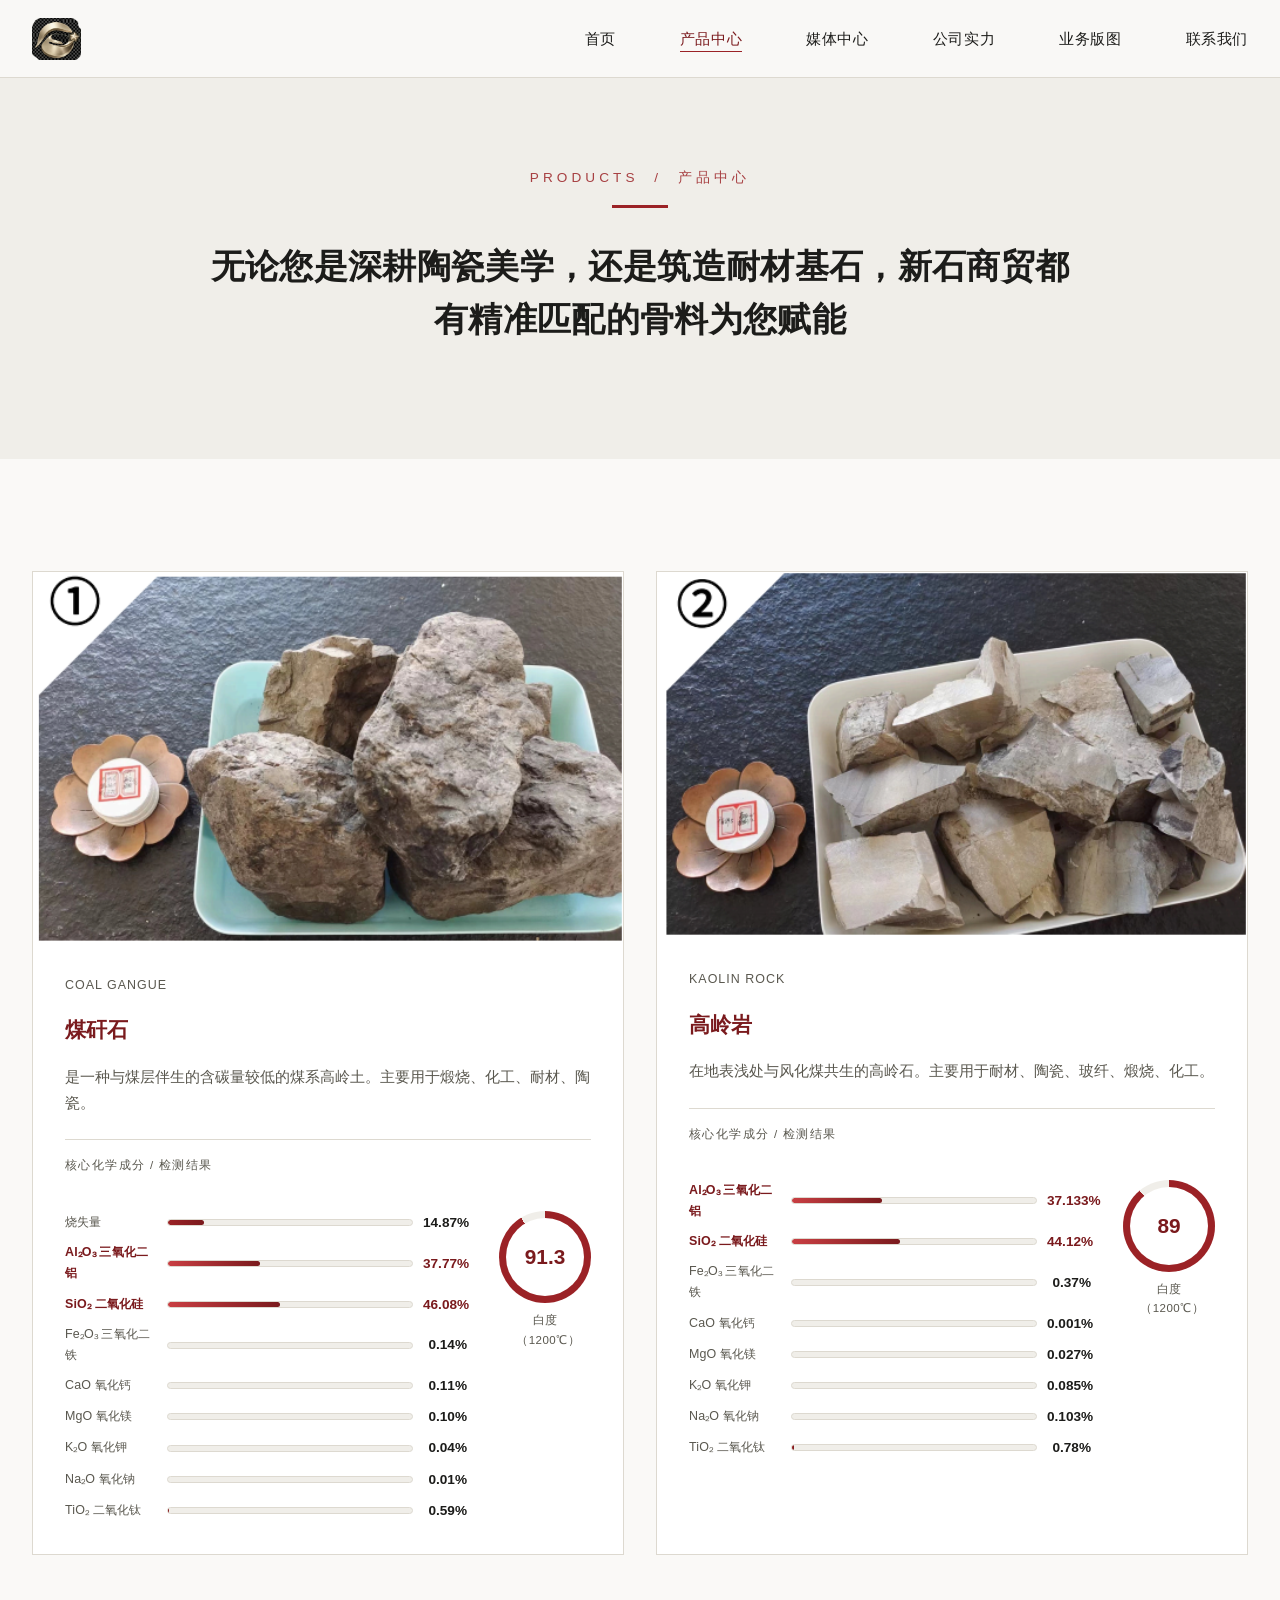
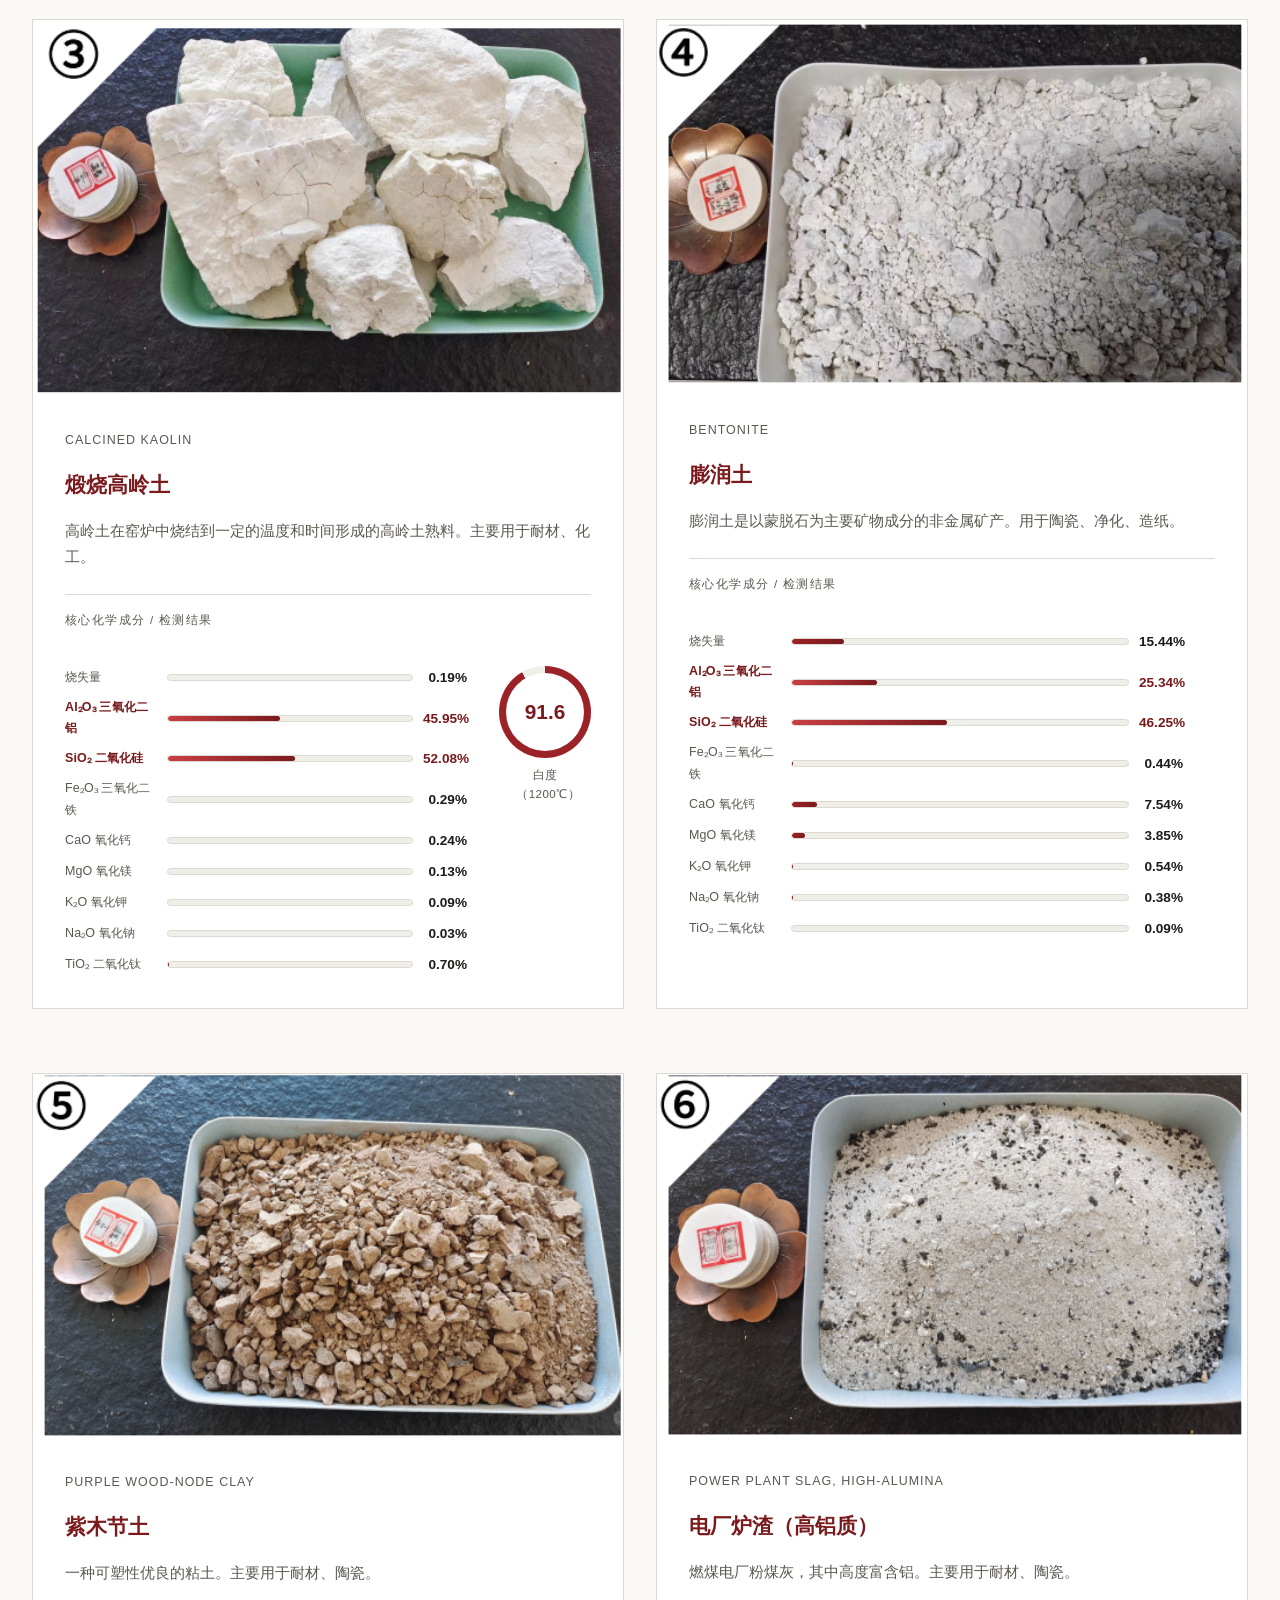
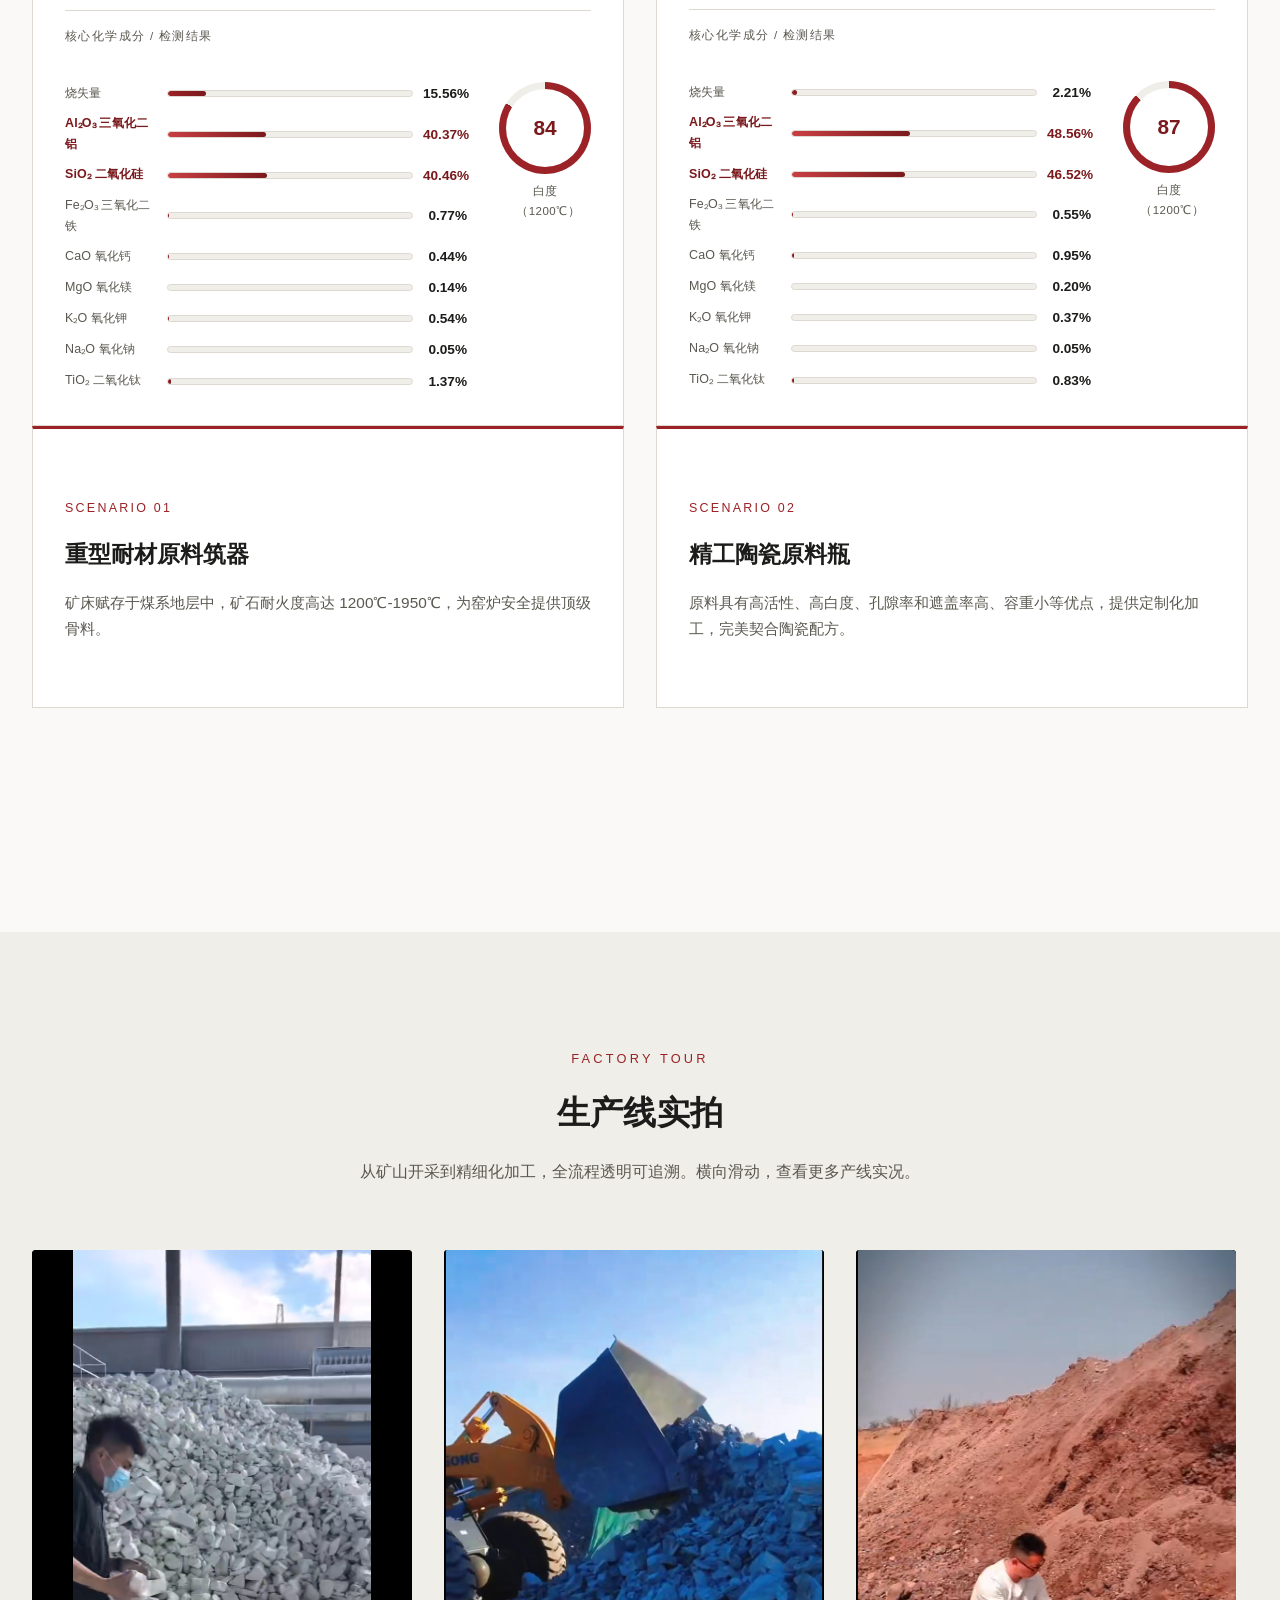
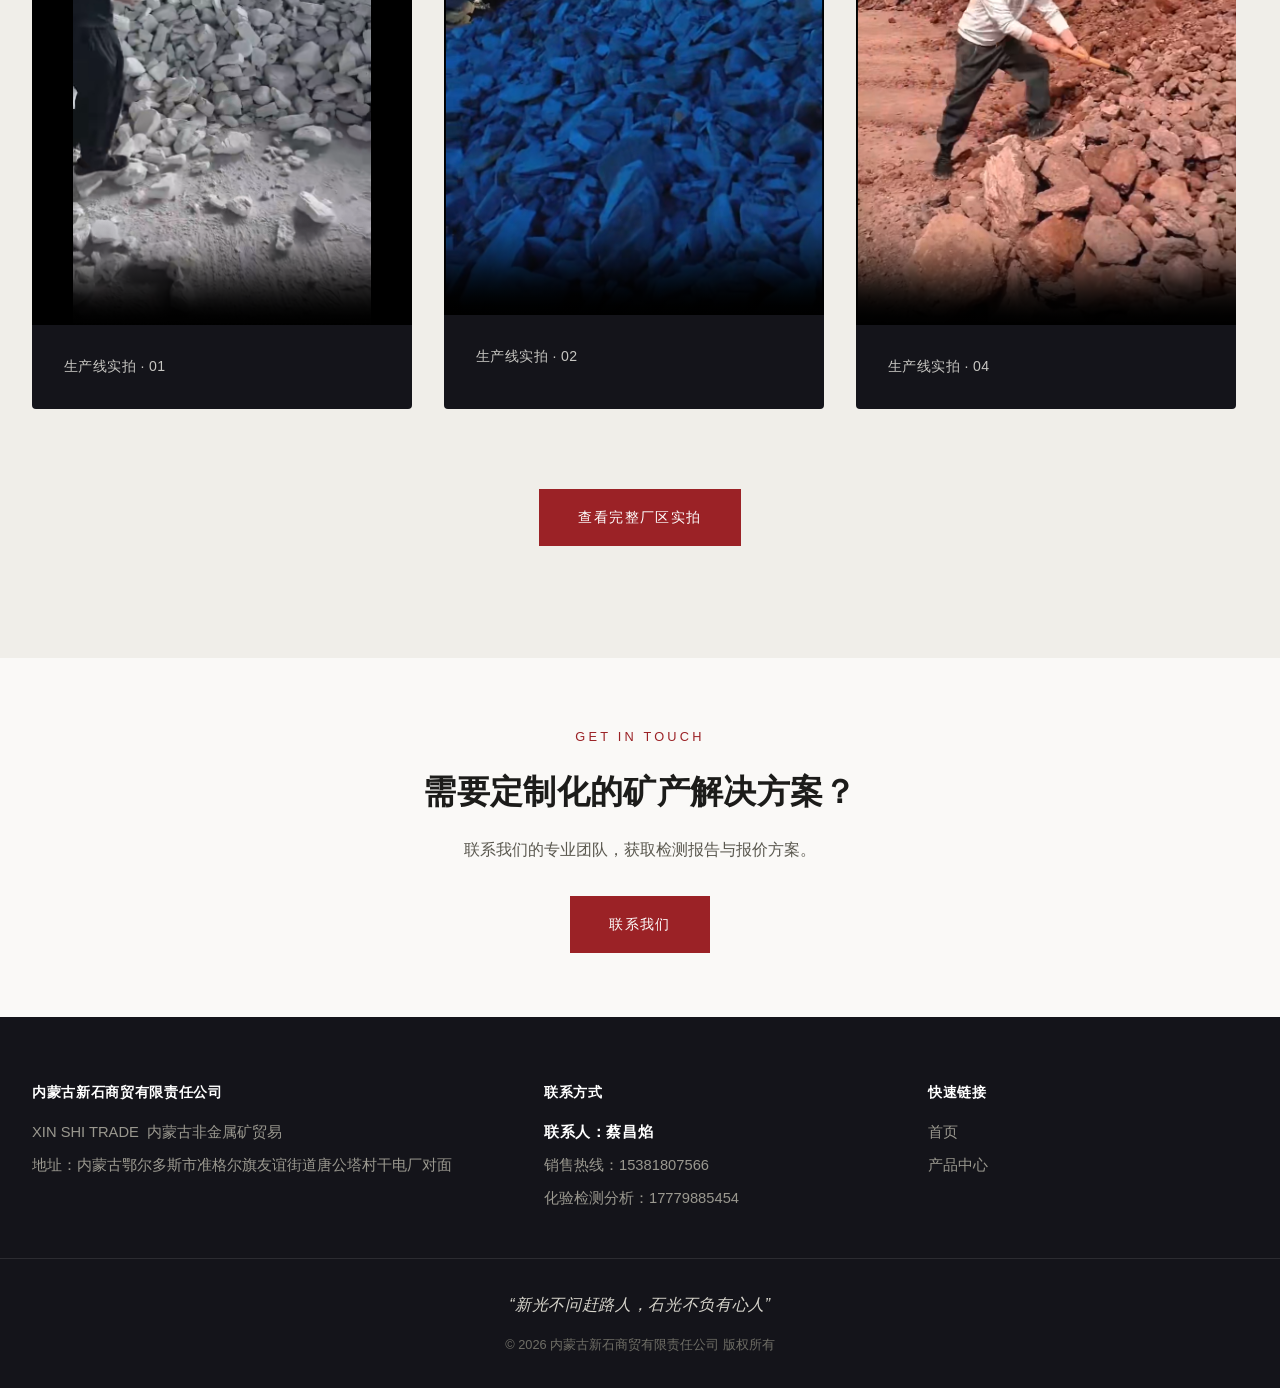
<file: Xinshi_Website/products.html>
<!DOCTYPE html>
<html lang="zh-CN">
<head>
<meta charset="UTF-8">
<meta name="viewport" content="width=device-width, initial-scale=1.0">
<title>产品中心 | 内蒙古新石商贸</title>
<meta name="description" content="煤矸石、高岭岩、煅烧高岭土、膨润土、紫木节土、电厂炉渣——六大核心非金属矿产品，化学成分详情与应用领域。">
<link rel="icon" href="../images/logo.png">
<link rel="stylesheet" href="styles.css">
</head>
<body>

<header class="site-header">
  <a href="index.html" class="logo">
    <img src="../images/logo.png" alt="新石商贸 Logo">
  </a>
  <nav>
    <ul class="nav-links" id="navLinks">
      <li><a href="index.html">首页</a></li>
      <li><a href="products.html" class="active">产品中心</a></li>
      <li><a href="gallery.html">媒体中心</a></li>
      <li><a href="index.html#strength">公司实力</a></li>
      <li><a href="index.html#coverage">业务版图</a></li>
      <li><a href="index.html#contact">联系我们</a></li>
    </ul>
  </nav>
  <button class="nav-toggle" id="navToggle" aria-label="打开菜单">
    <span></span><span></span><span></span>
  </button>
</header>

<section class="page-hero">
  <div class="container">
    <p class="hero-eyebrow" style="color: var(--color-accent); margin-bottom: 1rem;">PRODUCTS &nbsp;/&nbsp; 产品中心</p>
    <h1 class="page-hero-title">无论您是深耕陶瓷美学，还是筑造耐材基石，新石商贸都有精准匹配的骨料为您赋能</h1>
  </div>
</section>

<section>
  <div class="container">

    <div class="product-grid">

      <!-- Product 1 -->
      <article class="product-card reveal">
        <div class="card-media">
          <img src="../images/product1.png" alt="煤矸石">
        </div>
        <div class="card-body">
          <span class="card-tag">Coal Gangue</span>
          <h3>煤矸石</h3>
          <p class="card-desc">是一种与煤层伴生的含碳量较低的煤系高岭土。主要用于煅烧、化工、耐材、陶瓷。</p>
          <div class="chem-card reveal">
            <p class="chem-caption">核心化学成分 / 检测结果</p>
            <div class="chem-bars">
              <div class="chem-bar-row"><span class="chem-label">烧失量</span><div class="chem-bar-track"><div class="chem-bar-fill" style="--val:14.87%"></div></div><span class="chem-val">14.87%</span></div>
              <div class="chem-bar-row is-key"><span class="chem-label">Al₂O₃ 三氧化二铝</span><div class="chem-bar-track"><div class="chem-bar-fill" style="--val:37.77%"></div></div><span class="chem-val">37.77%</span></div>
              <div class="chem-bar-row is-key"><span class="chem-label">SiO₂ 二氧化硅</span><div class="chem-bar-track"><div class="chem-bar-fill" style="--val:46.08%"></div></div><span class="chem-val">46.08%</span></div>
              <div class="chem-bar-row"><span class="chem-label">Fe₂O₃ 三氧化二铁</span><div class="chem-bar-track"><div class="chem-bar-fill" style="--val:0.14%"></div></div><span class="chem-val">0.14%</span></div>
              <div class="chem-bar-row"><span class="chem-label">CaO 氧化钙</span><div class="chem-bar-track"><div class="chem-bar-fill" style="--val:0.11%"></div></div><span class="chem-val">0.11%</span></div>
              <div class="chem-bar-row"><span class="chem-label">MgO 氧化镁</span><div class="chem-bar-track"><div class="chem-bar-fill" style="--val:0.10%"></div></div><span class="chem-val">0.10%</span></div>
              <div class="chem-bar-row"><span class="chem-label">K₂O 氧化钾</span><div class="chem-bar-track"><div class="chem-bar-fill" style="--val:0.04%"></div></div><span class="chem-val">0.04%</span></div>
              <div class="chem-bar-row"><span class="chem-label">Na₂O 氧化钠</span><div class="chem-bar-track"><div class="chem-bar-fill" style="--val:0.01%"></div></div><span class="chem-val">0.01%</span></div>
              <div class="chem-bar-row"><span class="chem-label">TiO₂ 二氧化钛</span><div class="chem-bar-track"><div class="chem-bar-fill" style="--val:0.59%"></div></div><span class="chem-val">0.59%</span></div>
            </div>
            <div class="chem-whiteness">
              <div class="chem-whiteness-ring" style="--p:91.3"><span>91.3</span></div>
              <small>白度（1200℃）</small>
            </div>
          </div>
        </div>
      </article>

      <!-- Product 2 -->
      <article class="product-card reveal">
        <div class="card-media">
          <img src="../images/product2.png" alt="高岭岩">
        </div>
        <div class="card-body">
          <span class="card-tag">Kaolin Rock</span>
          <h3>高岭岩</h3>
          <p class="card-desc">在地表浅处与风化煤共生的高岭石。主要用于耐材、陶瓷、玻纤、煅烧、化工。</p>
          <div class="chem-card reveal">
            <p class="chem-caption">核心化学成分 / 检测结果</p>
            <div class="chem-bars">
              <div class="chem-bar-row is-key"><span class="chem-label">Al₂O₃ 三氧化二铝</span><div class="chem-bar-track"><div class="chem-bar-fill" style="--val:37.133%"></div></div><span class="chem-val">37.133%</span></div>
              <div class="chem-bar-row is-key"><span class="chem-label">SiO₂ 二氧化硅</span><div class="chem-bar-track"><div class="chem-bar-fill" style="--val:44.12%"></div></div><span class="chem-val">44.12%</span></div>
              <div class="chem-bar-row"><span class="chem-label">Fe₂O₃ 三氧化二铁</span><div class="chem-bar-track"><div class="chem-bar-fill" style="--val:0.37%"></div></div><span class="chem-val">0.37%</span></div>
              <div class="chem-bar-row"><span class="chem-label">CaO 氧化钙</span><div class="chem-bar-track"><div class="chem-bar-fill" style="--val:0.001%"></div></div><span class="chem-val">0.001%</span></div>
              <div class="chem-bar-row"><span class="chem-label">MgO 氧化镁</span><div class="chem-bar-track"><div class="chem-bar-fill" style="--val:0.027%"></div></div><span class="chem-val">0.027%</span></div>
              <div class="chem-bar-row"><span class="chem-label">K₂O 氧化钾</span><div class="chem-bar-track"><div class="chem-bar-fill" style="--val:0.085%"></div></div><span class="chem-val">0.085%</span></div>
              <div class="chem-bar-row"><span class="chem-label">Na₂O 氧化钠</span><div class="chem-bar-track"><div class="chem-bar-fill" style="--val:0.103%"></div></div><span class="chem-val">0.103%</span></div>
              <div class="chem-bar-row"><span class="chem-label">TiO₂ 二氧化钛</span><div class="chem-bar-track"><div class="chem-bar-fill" style="--val:0.78%"></div></div><span class="chem-val">0.78%</span></div>
            </div>
            <div class="chem-whiteness">
              <div class="chem-whiteness-ring" style="--p:89"><span>89</span></div>
              <small>白度（1200℃）</small>
            </div>
          </div>
        </div>
      </article>

      <!-- Product 3 -->
      <article class="product-card reveal">
        <div class="card-media">
          <img src="../images/product3.png" alt="煅烧高岭土">
        </div>
        <div class="card-body">
          <span class="card-tag">Calcined Kaolin</span>
          <h3>煅烧高岭土</h3>
          <p class="card-desc">高岭土在窑炉中烧结到一定的温度和时间形成的高岭土熟料。主要用于耐材、化工。</p>
          <div class="chem-card reveal">
            <p class="chem-caption">核心化学成分 / 检测结果</p>
            <div class="chem-bars">
              <div class="chem-bar-row"><span class="chem-label">烧失量</span><div class="chem-bar-track"><div class="chem-bar-fill" style="--val:0.19%"></div></div><span class="chem-val">0.19%</span></div>
              <div class="chem-bar-row is-key"><span class="chem-label">Al₂O₃ 三氧化二铝</span><div class="chem-bar-track"><div class="chem-bar-fill" style="--val:45.95%"></div></div><span class="chem-val">45.95%</span></div>
              <div class="chem-bar-row is-key"><span class="chem-label">SiO₂ 二氧化硅</span><div class="chem-bar-track"><div class="chem-bar-fill" style="--val:52.08%"></div></div><span class="chem-val">52.08%</span></div>
              <div class="chem-bar-row"><span class="chem-label">Fe₂O₃ 三氧化二铁</span><div class="chem-bar-track"><div class="chem-bar-fill" style="--val:0.29%"></div></div><span class="chem-val">0.29%</span></div>
              <div class="chem-bar-row"><span class="chem-label">CaO 氧化钙</span><div class="chem-bar-track"><div class="chem-bar-fill" style="--val:0.24%"></div></div><span class="chem-val">0.24%</span></div>
              <div class="chem-bar-row"><span class="chem-label">MgO 氧化镁</span><div class="chem-bar-track"><div class="chem-bar-fill" style="--val:0.13%"></div></div><span class="chem-val">0.13%</span></div>
              <div class="chem-bar-row"><span class="chem-label">K₂O 氧化钾</span><div class="chem-bar-track"><div class="chem-bar-fill" style="--val:0.09%"></div></div><span class="chem-val">0.09%</span></div>
              <div class="chem-bar-row"><span class="chem-label">Na₂O 氧化钠</span><div class="chem-bar-track"><div class="chem-bar-fill" style="--val:0.03%"></div></div><span class="chem-val">0.03%</span></div>
              <div class="chem-bar-row"><span class="chem-label">TiO₂ 二氧化钛</span><div class="chem-bar-track"><div class="chem-bar-fill" style="--val:0.70%"></div></div><span class="chem-val">0.70%</span></div>
            </div>
            <div class="chem-whiteness">
              <div class="chem-whiteness-ring" style="--p:91.6"><span>91.6</span></div>
              <small>白度（1200℃）</small>
            </div>
          </div>
        </div>
      </article>

      <!-- Product 4 -->
      <article class="product-card reveal">
        <div class="card-media">
          <img src="../images/product4.png" alt="膨润土">
        </div>
        <div class="card-body">
          <span class="card-tag">Bentonite</span>
          <h3>膨润土</h3>
          <p class="card-desc">膨润土是以蒙脱石为主要矿物成分的非金属矿产。用于陶瓷、净化、造纸。</p>
          <div class="chem-card reveal">
            <p class="chem-caption">核心化学成分 / 检测结果</p>
            <div class="chem-bars">
              <div class="chem-bar-row"><span class="chem-label">烧失量</span><div class="chem-bar-track"><div class="chem-bar-fill" style="--val:15.44%"></div></div><span class="chem-val">15.44%</span></div>
              <div class="chem-bar-row is-key"><span class="chem-label">Al₂O₃ 三氧化二铝</span><div class="chem-bar-track"><div class="chem-bar-fill" style="--val:25.34%"></div></div><span class="chem-val">25.34%</span></div>
              <div class="chem-bar-row is-key"><span class="chem-label">SiO₂ 二氧化硅</span><div class="chem-bar-track"><div class="chem-bar-fill" style="--val:46.25%"></div></div><span class="chem-val">46.25%</span></div>
              <div class="chem-bar-row"><span class="chem-label">Fe₂O₃ 三氧化二铁</span><div class="chem-bar-track"><div class="chem-bar-fill" style="--val:0.44%"></div></div><span class="chem-val">0.44%</span></div>
              <div class="chem-bar-row"><span class="chem-label">CaO 氧化钙</span><div class="chem-bar-track"><div class="chem-bar-fill" style="--val:7.54%"></div></div><span class="chem-val">7.54%</span></div>
              <div class="chem-bar-row"><span class="chem-label">MgO 氧化镁</span><div class="chem-bar-track"><div class="chem-bar-fill" style="--val:3.85%"></div></div><span class="chem-val">3.85%</span></div>
              <div class="chem-bar-row"><span class="chem-label">K₂O 氧化钾</span><div class="chem-bar-track"><div class="chem-bar-fill" style="--val:0.54%"></div></div><span class="chem-val">0.54%</span></div>
              <div class="chem-bar-row"><span class="chem-label">Na₂O 氧化钠</span><div class="chem-bar-track"><div class="chem-bar-fill" style="--val:0.38%"></div></div><span class="chem-val">0.38%</span></div>
              <div class="chem-bar-row"><span class="chem-label">TiO₂ 二氧化钛</span><div class="chem-bar-track"><div class="chem-bar-fill" style="--val:0.09%"></div></div><span class="chem-val">0.09%</span></div>
            </div>
          </div>
        </div>
      </article>

      <!-- Product 5 -->
      <article class="product-card reveal">
        <div class="card-media">
          <img src="../images/product5.png" alt="紫木节土">
        </div>
        <div class="card-body">
          <span class="card-tag">Purple Wood-node Clay</span>
          <h3>紫木节土</h3>
          <p class="card-desc">一种可塑性优良的粘土。主要用于耐材、陶瓷。</p>
          <div class="chem-card reveal">
            <p class="chem-caption">核心化学成分 / 检测结果</p>
            <div class="chem-bars">
              <div class="chem-bar-row"><span class="chem-label">烧失量</span><div class="chem-bar-track"><div class="chem-bar-fill" style="--val:15.56%"></div></div><span class="chem-val">15.56%</span></div>
              <div class="chem-bar-row is-key"><span class="chem-label">Al₂O₃ 三氧化二铝</span><div class="chem-bar-track"><div class="chem-bar-fill" style="--val:40.37%"></div></div><span class="chem-val">40.37%</span></div>
              <div class="chem-bar-row is-key"><span class="chem-label">SiO₂ 二氧化硅</span><div class="chem-bar-track"><div class="chem-bar-fill" style="--val:40.46%"></div></div><span class="chem-val">40.46%</span></div>
              <div class="chem-bar-row"><span class="chem-label">Fe₂O₃ 三氧化二铁</span><div class="chem-bar-track"><div class="chem-bar-fill" style="--val:0.77%"></div></div><span class="chem-val">0.77%</span></div>
              <div class="chem-bar-row"><span class="chem-label">CaO 氧化钙</span><div class="chem-bar-track"><div class="chem-bar-fill" style="--val:0.44%"></div></div><span class="chem-val">0.44%</span></div>
              <div class="chem-bar-row"><span class="chem-label">MgO 氧化镁</span><div class="chem-bar-track"><div class="chem-bar-fill" style="--val:0.14%"></div></div><span class="chem-val">0.14%</span></div>
              <div class="chem-bar-row"><span class="chem-label">K₂O 氧化钾</span><div class="chem-bar-track"><div class="chem-bar-fill" style="--val:0.54%"></div></div><span class="chem-val">0.54%</span></div>
              <div class="chem-bar-row"><span class="chem-label">Na₂O 氧化钠</span><div class="chem-bar-track"><div class="chem-bar-fill" style="--val:0.05%"></div></div><span class="chem-val">0.05%</span></div>
              <div class="chem-bar-row"><span class="chem-label">TiO₂ 二氧化钛</span><div class="chem-bar-track"><div class="chem-bar-fill" style="--val:1.37%"></div></div><span class="chem-val">1.37%</span></div>
            </div>
            <div class="chem-whiteness">
              <div class="chem-whiteness-ring" style="--p:84"><span>84</span></div>
              <small>白度（1200℃）</small>
            </div>
          </div>
        </div>
      </article>

      <!-- Product 6 -->
      <article class="product-card reveal">
        <div class="card-media">
          <img src="../images/product6.png" alt="电厂炉渣（高铝质）">
        </div>
        <div class="card-body">
          <span class="card-tag">Power Plant Slag, High-Alumina</span>
          <h3>电厂炉渣（高铝质）</h3>
          <p class="card-desc">燃煤电厂粉煤灰，其中高度富含铝。主要用于耐材、陶瓷。</p>
          <div class="chem-card reveal">
            <p class="chem-caption">核心化学成分 / 检测结果</p>
            <div class="chem-bars">
              <div class="chem-bar-row"><span class="chem-label">烧失量</span><div class="chem-bar-track"><div class="chem-bar-fill" style="--val:2.21%"></div></div><span class="chem-val">2.21%</span></div>
              <div class="chem-bar-row is-key"><span class="chem-label">Al₂O₃ 三氧化二铝</span><div class="chem-bar-track"><div class="chem-bar-fill" style="--val:48.56%"></div></div><span class="chem-val">48.56%</span></div>
              <div class="chem-bar-row is-key"><span class="chem-label">SiO₂ 二氧化硅</span><div class="chem-bar-track"><div class="chem-bar-fill" style="--val:46.52%"></div></div><span class="chem-val">46.52%</span></div>
              <div class="chem-bar-row"><span class="chem-label">Fe₂O₃ 三氧化二铁</span><div class="chem-bar-track"><div class="chem-bar-fill" style="--val:0.55%"></div></div><span class="chem-val">0.55%</span></div>
              <div class="chem-bar-row"><span class="chem-label">CaO 氧化钙</span><div class="chem-bar-track"><div class="chem-bar-fill" style="--val:0.95%"></div></div><span class="chem-val">0.95%</span></div>
              <div class="chem-bar-row"><span class="chem-label">MgO 氧化镁</span><div class="chem-bar-track"><div class="chem-bar-fill" style="--val:0.20%"></div></div><span class="chem-val">0.20%</span></div>
              <div class="chem-bar-row"><span class="chem-label">K₂O 氧化钾</span><div class="chem-bar-track"><div class="chem-bar-fill" style="--val:0.37%"></div></div><span class="chem-val">0.37%</span></div>
              <div class="chem-bar-row"><span class="chem-label">Na₂O 氧化钠</span><div class="chem-bar-track"><div class="chem-bar-fill" style="--val:0.05%"></div></div><span class="chem-val">0.05%</span></div>
              <div class="chem-bar-row"><span class="chem-label">TiO₂ 二氧化钛</span><div class="chem-bar-track"><div class="chem-bar-fill" style="--val:0.83%"></div></div><span class="chem-val">0.83%</span></div>
            </div>
            <div class="chem-whiteness">
              <div class="chem-whiteness-ring" style="--p:87"><span>87</span></div>
              <small>白度（1200℃）</small>
            </div>
          </div>
        </div>
      </article>

    </div>

    <div class="scenario-grid">
      <div class="scenario-card reveal">
        <span class="scenario-index">Scenario 01</span>
        <h3>重型耐材原料筑器</h3>
        <p>矿床赋存于煤系地层中，矿石耐火度高达 1200℃-1950℃，为窑炉安全提供顶级骨料。</p>
      </div>
      <div class="scenario-card reveal">
        <span class="scenario-index">Scenario 02</span>
        <h3>精工陶瓷原料瓶</h3>
        <p>原料具有高活性、高白度、孔隙率和遮盖率高、容重小等优点，提供定制化加工，完美契合陶瓷配方。</p>
      </div>
    </div>
  </div>
</section>

<section class="section-alt">
  <div class="container">
    <div class="section-head reveal">
      <span class="section-eyebrow">Factory Tour</span>
      <h2 class="section-title">生产线实拍</h2>
      <p class="section-desc">从矿山开采到精细化加工，全流程透明可追溯。横向滑动，查看更多产线实况。</p>
    </div>

    <div class="video-carousel">
      <div class="video-carousel-item">
        <div class="video-card">
          <video controls preload="metadata" poster="../videos/factory1.png">
            <source src="../videos/factory1.mp4#t=0.001" type="video/mp4">
          </video>
          <p class="video-caption">生产线实拍 · 01</p>
        </div>
      </div>
      <div class="video-carousel-item">
        <div class="video-card">
          <video controls preload="metadata" poster="../videos/factory2.png">
            <source src="../videos/factory2.mp4#t=0.001" type="video/mp4">
          </video>
          <p class="video-caption">生产线实拍 · 02</p>
        </div>
      </div>
      <div class="video-carousel-item">
        <div class="video-card">
          <video controls preload="metadata" poster="../videos/factory4.png">
            <source src="../videos/factory4.mp4#t=0.001" type="video/mp4">
          </video>
          <p class="video-caption">生产线实拍 · 04</p>
        </div>
      </div>
      <div class="video-carousel-item">
        <div class="video-card">
          <video controls preload="metadata" poster="../videos/factory6.png">
            <source src="../videos/factory6.mp4#t=0.001" type="video/mp4">
          </video>
          <p class="video-caption">生产线实拍 · 06</p>
        </div>
      </div>
      <div class="video-carousel-item">
        <div class="video-card">
          <video controls preload="metadata" poster="../videos/factory8.png">
            <source src="../videos/factory8.mp4#t=0.001" type="video/mp4">
          </video>
          <p class="video-caption">生产线实拍 · 08</p>
        </div>
      </div>
      <div class="video-carousel-item">
        <div class="video-card">
          <video controls preload="metadata" poster="../videos/promo3.png">
            <source src="../videos/promo3.mp4#t=0.001" type="video/mp4">
          </video>
          <p class="video-caption">企业宣传实拍 · 03</p>
        </div>
      </div>
    </div>

    <div class="carousel-cta">
      <a href="gallery.html" class="btn btn-accent">查看完整厂区实拍</a>
    </div>
  </div>
</section>

<section class="cta-banner">
  <span class="section-eyebrow">Get in Touch</span>
  <h2 class="section-title">需要定制化的矿产解决方案？</h2>
  <p class="section-desc" style="margin-bottom: 2rem;">联系我们的专业团队，获取检测报告与报价方案。</p>
  <a href="index.html#contact" class="btn btn-accent">联系我们</a>
</section>

<footer class="site-footer">
  <div class="container footer-grid">
    <div>
      <h4>内蒙古新石商贸有限责任公司</h4>
      <p>XIN SHI TRADE&nbsp;&nbsp;内蒙古非金属矿贸易</p>
      <p>地址：内蒙古鄂尔多斯市准格尔旗友谊街道唐公塔村干电厂对面</p>
    </div>
    <div>
      <h4>联系方式</h4>
      <ul>
        <li class="footer-contact-person">联系人：蔡昌焰</li>
        <li>销售热线：15381807566</li>
        <li>化验检测分析：17779885454</li>
      </ul>
    </div>
    <div>
      <h4>快速链接</h4>
      <ul>
        <li><a href="index.html">首页</a></li>
        <li><a href="products.html">产品中心</a></li>
      </ul>
    </div>
  </div>
  <p class="footer-motto">“新光不问赶路人，石光不负有心人”</p>
  <div class="footer-bottom">
    © 2026 内蒙古新石商贸有限责任公司 版权所有
  </div>
</footer>

<script>
  const navToggle = document.getElementById('navToggle');
  const navLinks = document.getElementById('navLinks');
  navToggle.addEventListener('click', () => {
    navLinks.classList.toggle('open');
  });

  const revealObserver = new IntersectionObserver((entries) => {
    entries.forEach((entry) => {
      if (entry.isIntersecting) {
        entry.target.classList.add('is-visible');
        revealObserver.unobserve(entry.target);
      }
    });
  }, { threshold: 0.15, rootMargin: '0px 0px -60px 0px' });

  document.querySelectorAll('.reveal').forEach((el) => revealObserver.observe(el));
</script>
</body>
</html>
</file>
<file: Xinshi_Website/styles.css>
/* ============================================================
   新石商贸 (Xin Shi Trade) — Global Stylesheet
   Visual language: Imerys-inspired industrial minimalism —
   generous whitespace, restrained color, large photography.
   ============================================================ */

:root {
  --color-bg: #faf9f7;
  --color-bg-alt: #f0eee9;
  --color-ink: #1c1c1a;
  --color-ink-soft: #5a584f;
  --color-line: #ddd9d0;
  --color-accent: #9b2226;       /* brand red, taken from company brochure */
  --color-accent-dark: #7a1a1d;
  --color-white: #ffffff;

  --font-sans: "Helvetica Neue", "Segoe UI", "PingFang SC", "Microsoft YaHei", Arial, sans-serif;

  --container-max: 1280px;
  --space-xs: 0.5rem;
  --space-sm: 1rem;
  --space-md: 2rem;
  --space-lg: 4rem;
  --space-xl: 7rem;

  --transition: 0.35s cubic-bezier(0.25, 0.1, 0.25, 1);
}

* {
  box-sizing: border-box;
}

html {
  scroll-behavior: smooth;
}

body {
  margin: 0;
  font-family: var(--font-sans);
  color: var(--color-ink);
  background: var(--color-bg);
  line-height: 1.7;
  -webkit-font-smoothing: antialiased;
}

img, video {
  max-width: 100%;
  display: block;
}

a {
  color: inherit;
  text-decoration: none;
}

.container {
  width: 100%;
  max-width: var(--container-max);
  margin: 0 auto;
  padding: 0 var(--space-md);
}

/* ---------------- Header / Navigation ---------------- */

.site-header {
  position: fixed;
  top: 0;
  left: 0;
  right: 0;
  z-index: 1000;
  display: flex;
  align-items: center;
  justify-content: space-between;
  padding: 1.1rem var(--space-md);
  background: rgba(250, 249, 247, 0.92);
  backdrop-filter: blur(8px);
  border-bottom: 1px solid var(--color-line);
  transition: background var(--transition);
}

.site-header .logo img {
  height: 42px;
  width: auto;
}

.nav-links {
  display: flex;
  align-items: center;
  gap: var(--space-lg);
  list-style: none;
  margin: 0;
  padding: 0;
}

.nav-links a {
  font-size: 0.95rem;
  letter-spacing: 0.04em;
  text-transform: uppercase;
  color: var(--color-ink);
  padding-bottom: 4px;
  border-bottom: 1px solid transparent;
  transition: border-color var(--transition), color var(--transition);
}

.nav-links a:hover,
.nav-links a.active {
  border-bottom-color: var(--color-accent);
  color: var(--color-accent-dark);
}

.nav-toggle {
  display: none;
  flex-direction: column;
  gap: 5px;
  background: none;
  border: none;
  cursor: pointer;
  padding: 6px;
}

.nav-toggle span {
  width: 26px;
  height: 2px;
  background: var(--color-ink);
}

/* ---------------- Hero (video) ---------------- */

.hero-video {
  position: relative;
  height: 100vh;
  min-height: 560px;
  width: 100%;
  overflow: hidden;
  background: #0c0c0c;
}

.hero-video video {
  position: absolute;
  top: 50%;
  left: 50%;
  width: 100%;
  height: 100%;
  object-fit: cover;
  transform: translate(-50%, -50%);
}

.hero-video::after {
  content: "";
  position: absolute;
  inset: 0;
  background: linear-gradient(180deg, rgba(0, 0, 0, 0.35) 0%, rgba(0, 0, 0, 0.15) 45%, rgba(0, 0, 0, 0.55) 100%);
}

.hero-content {
  position: relative;
  z-index: 2;
  height: 100%;
  display: flex;
  flex-direction: column;
  align-items: center;
  justify-content: center;
  text-align: center;
  padding: 0 var(--space-md);
  color: var(--color-white);
}

.hero-eyebrow {
  font-size: 0.85rem;
  letter-spacing: 0.3em;
  text-transform: uppercase;
  opacity: 0.85;
  margin-bottom: var(--space-md);
}

.hero-title {
  font-size: clamp(1.9rem, 4.6vw, 3.6rem);
  font-weight: 700;
  letter-spacing: 0.01em;
  max-width: 18ch;
  margin: 0;
  line-height: 1.4;
}

.hero-motto {
  margin: var(--space-lg) 0 0;
  font-size: clamp(0.95rem, 1.4vw, 1.25rem);
  letter-spacing: 0.22em;
  font-weight: 200;
  color: #f1d9da;
  position: relative;
  padding-top: var(--space-md);
}

.hero-motto::before {
  content: "";
  position: absolute;
  top: 0;
  left: 0;
  transform: none;
  width: 64px;
  height: 1px;
  background: rgba(255, 255, 255, 0.4);
}

.hero-scroll {
  position: absolute;
  bottom: var(--space-md);
  left: 50%;
  transform: translateX(-50%);
  z-index: 2;
  color: var(--color-white);
  font-size: 0.75rem;
  letter-spacing: 0.2em;
  text-transform: uppercase;
  opacity: 0.8;
  display: flex;
  flex-direction: column;
  align-items: center;
  gap: 0.5rem;
}

.hero-scroll::after {
  content: "";
  width: 1px;
  height: 28px;
  background: rgba(255, 255, 255, 0.6);
  animation: scrollPulse 1.8s ease-in-out infinite;
}

@keyframes scrollPulse {
  0% { transform: scaleY(0.2); opacity: 0.3; transform-origin: top; }
  50% { transform: scaleY(1); opacity: 1; transform-origin: top; }
  100% { transform: scaleY(0.2); opacity: 0.3; transform-origin: bottom; }
}

.hero-badge {
  display: inline-block;
  background: var(--color-accent);
  color: var(--color-white);
  padding: 0.55rem 1.5rem;
  border-radius: 999px;
  font-size: 0.85rem;
  font-weight: 600;
  letter-spacing: 0.12em;
  margin-bottom: var(--space-md);
  box-shadow: 0 8px 24px rgba(0, 0, 0, 0.25);
}

/* ---------------- Scroll reveal ---------------- */

.reveal {
  opacity: 0;
  transform: translateY(28px);
  transition: opacity 0.8s cubic-bezier(0.25, 0.1, 0.25, 1), transform 0.8s cubic-bezier(0.25, 0.1, 0.25, 1);
}

.reveal.is-visible {
  opacity: 1;
  transform: translateY(0);
}

.reveal-stagger.is-visible > * {
  animation: none;
}

@media (prefers-reduced-motion: reduce) {
  .reveal {
    opacity: 1;
    transform: none;
    transition: none;
  }
}

/* ---------------- Section scaffolding ---------------- */

section {
  padding: var(--space-xl) 0;
}

.section-alt {
  background: var(--color-bg-alt);
}

.section-head {
  max-width: 760px;
  margin: 0 auto var(--space-lg);
  text-align: center;
}

.section-eyebrow {
  display: inline-block;
  font-size: 0.8rem;
  letter-spacing: 0.25em;
  text-transform: uppercase;
  color: var(--color-accent);
  margin-bottom: var(--space-sm);
}

.section-title {
  font-size: clamp(1.5rem, 2.6vw, 2.3rem);
  font-weight: 600;
  margin: 0 0 var(--space-sm);
  letter-spacing: 0.01em;
}

.section-desc {
  color: var(--color-ink-soft);
  font-size: 1.02rem;
}

/* ---------------- About / Strength split ---------------- */

.split-row {
  display: grid;
  grid-template-columns: 1fr 1fr;
  gap: var(--space-lg);
  align-items: center;
}

.split-row.reverse .split-media {
  order: 2;
}

.split-media img {
  width: 100%;
  height: 100%;
  object-fit: cover;
  aspect-ratio: 4 / 3;
}

.split-text h3 {
  font-size: 1.6rem;
  font-weight: 600;
  margin: 0 0 var(--space-sm);
}

.split-text p {
  color: var(--color-ink-soft);
}

.stat-row {
  display: flex;
  gap: var(--space-lg);
  margin-top: var(--space-md);
  padding-top: var(--space-md);
  border-top: 1px solid var(--color-line);
}

.stat-row .stat-num {
  font-size: 1.9rem;
  font-weight: 700;
  color: var(--color-accent-dark);
  display: block;
}

.stat-row .stat-label {
  font-size: 0.85rem;
  color: var(--color-ink-soft);
  letter-spacing: 0.04em;
}

/* ---------------- Resource stat band ---------------- */

.resource-band {
  background: #14141a;
  color: var(--color-white);
  padding: var(--space-lg) var(--space-md);
  margin: var(--space-lg) 0 0;
  border-radius: 4px;
}

.resource-band-inner {
  display: flex;
  justify-content: center;
  align-items: center;
  gap: var(--space-xl);
  flex-wrap: wrap;
  text-align: center;
}

.resource-item {
  padding: 0 var(--space-md);
  position: relative;
}

.resource-item + .resource-item {
  border-left: 1px solid rgba(255, 255, 255, 0.18);
}

.resource-item .resource-num {
  display: block;
  font-size: clamp(1.8rem, 4vw, 2.8rem);
  font-weight: 700;
  letter-spacing: 0.01em;
  color: var(--color-white);
}

.resource-item .resource-num span {
  color: #e7a6a8;
  font-weight: 500;
  font-size: 0.55em;
  margin-left: 0.4em;
}

.resource-item .resource-label {
  display: block;
  margin-top: 0.6rem;
  font-size: 0.78rem;
  letter-spacing: 0.12em;
  text-transform: uppercase;
  color: #9a988f;
}

/* ---------------- Service pillars ---------------- */

.service-grid {
  display: grid;
  grid-template-columns: repeat(3, 1fr);
  gap: var(--space-md);
}

.service-card {
  background: var(--color-white);
  border: 1px solid var(--color-line);
  padding: var(--space-md) var(--space-md) var(--space-lg);
  text-align: left;
  transition: box-shadow var(--transition), transform var(--transition);
}

.service-card:hover {
  box-shadow: 0 18px 40px rgba(0, 0, 0, 0.07);
  transform: translateY(-3px);
}

.service-icon {
  width: 46px;
  height: 46px;
  border-radius: 50%;
  background: var(--color-bg-alt);
  border: 1px solid var(--color-line);
  display: flex;
  align-items: center;
  justify-content: center;
  font-weight: 700;
  color: var(--color-accent-dark);
  margin-bottom: var(--space-sm);
}

.service-card h4 {
  font-size: 1.2rem;
  font-weight: 700;
  margin: 0 0 0.6rem;
  color: var(--color-ink);
}

.service-card p {
  color: var(--color-ink-soft);
  font-size: 0.92rem;
  margin: 0;
}

/* ---------------- Coverage map / logistics ---------------- */

.coverage-section {
  background: #14141a;
  padding: 4rem 0;
}

.coverage-panel {
  background: #14141a;
  color: var(--color-white);
  border-radius: 4px;
  padding: var(--space-lg);
  display: grid;
  grid-template-columns: 1.1fr 1fr;
  gap: var(--space-lg);
  align-items: center;
}

.coverage-panel .section-eyebrow {
  color: #8fb8ff;
}

.coverage-panel h3 {
  font-size: 1.6rem;
  margin: 0 0 var(--space-sm);
  font-weight: 600;
}

.coverage-panel p {
  color: #c7c6c2;
}

.region-tags {
  display: flex;
  flex-wrap: wrap;
  gap: 0.6rem;
  margin-top: var(--space-md);
}

.region-tags span {
  border: 1px solid rgba(255, 255, 255, 0.25);
  padding: 0.4rem 0.9rem;
  font-size: 0.85rem;
  border-radius: 999px;
  letter-spacing: 0.02em;
  transition: background var(--transition), border-color var(--transition), transform var(--transition);
}

.region-tags span:hover {
  background: var(--color-accent);
  border-color: var(--color-accent);
  transform: translateY(-2px);
}

.resource-item {
  transition: transform var(--transition);
}

.resource-item:hover {
  transform: translateY(-4px);
}

.coverage-media {
  aspect-ratio: 4 / 3;
  overflow: hidden;
  border-radius: 4px;
}

.coverage-media img {
  width: 100%;
  height: 100%;
  object-fit: cover;
}

/* ---------------- CTA banner ---------------- */

.cta-banner {
  text-align: center;
  padding: var(--space-lg) var(--space-md);
}

.cta-banner.is-poster {
  position: relative;
  background-size: cover;
  background-position: center;
  background-repeat: no-repeat;
  padding: var(--space-xl) var(--space-md);
  color: var(--color-white);
  z-index: 1;
  text-align: left;
}

.cta-banner.is-poster::before {
  content: "";
  position: absolute;
  inset: 0;
  background: rgba(20, 20, 26, 0.75); /* 深色高级灰遮罩 */
  z-index: -1;
}

.cta-banner.is-poster .section-eyebrow {
  color: #e7a6a8;
}

.cta-banner.is-poster .section-title,
.cta-banner.is-poster .section-desc {
  color: var(--color-white) !important;
}

.has-video-bg {
  position: relative;
  overflow: hidden;
  padding: 6rem 2rem;
  text-align: left;
}

.has-video-bg .bg-video {
  position: absolute;
  top: 0;
  left: 0;
  width: 100%;
  height: 100%;
  object-fit: cover;
  z-index: 0;
}

.has-video-bg::after {
  content: "";
  position: absolute;
  inset: 0;
  background: rgba(20, 20, 26, 0.7); /* 深色遮罩 */
  z-index: 1;
}

.has-video-bg .section-eyebrow {
  color: #e7a6a8;
  position: relative;
  z-index: 2;
}

.btn {
  display: inline-block;
  padding: 0.95rem 2.4rem;
  border: 1px solid var(--color-ink);
  font-size: 0.9rem;
  letter-spacing: 0.1em;
  text-transform: uppercase;
  transition: background var(--transition), color var(--transition);
}

.btn:hover {
  background: var(--color-ink);
  color: var(--color-white);
}

.btn-accent {
  border-color: var(--color-accent);
  background: var(--color-accent);
  color: var(--color-white);
}

.btn-accent:hover {
  background: var(--color-accent-dark);
  border-color: var(--color-accent-dark);
}

/* ---------------- Contact section (B2B inquiry form) ---------------- */

.contact-section {
  background: #14141a;
  color: #c7c6c2;
}

.contact-grid {
  display: grid;
  grid-template-columns: 1fr 1.2fr;
  gap: var(--space-xl);
  align-items: start;
}

.contact-info .section-eyebrow {
  color: #e7a6a8;
}

.contact-info .section-title {
  color: var(--color-white);
}

.contact-info .section-desc {
  color: #9a988f;
}

.contact-person-card {
  margin-top: var(--space-lg);
  padding: var(--space-md);
  border: 1px solid rgba(255, 255, 255, 0.14);
  border-left: 3px solid var(--color-accent);
  background: rgba(255, 255, 255, 0.03);
  display: flex;
  flex-direction: row !important; /* 强制横向排版 */
  justify-content: space-between;
  align-items: center;
  gap: 1rem;
}

.contact-person-info {
  flex: 1;
  min-width: 0;
}

.contact-qr-code {
  width: 85px;
  height: 85px;
  flex-shrink: 0; /* 核心：防止二维码在窄屏被压缩或换行 */
  object-fit: contain;
  background: var(--color-white);
  border: 2px solid var(--color-accent);
  border-radius: 4px;
  padding: 4px;
}

.contact-person-label {
  display: block;
  font-size: 0.75rem;
  letter-spacing: 0.18em;
  text-transform: uppercase;
  color: #9a988f;
  margin-bottom: 0.4rem;
}

.contact-person-name {
  display: block;
  font-size: 1.5rem;
  font-weight: 700;
  color: var(--color-white);
  letter-spacing: 0.04em;
}

.contact-phone-list {
  list-style: none;
  padding: 0;
  margin: var(--space-md) 0 0;
  display: flex;
  flex-direction: column;
  gap: 0.75rem;
}

.contact-phone-list li {
  display: flex;
  justify-content: space-between;
  align-items: baseline;
  padding-top: 0.75rem;
  border-top: 1px solid rgba(255, 255, 255, 0.1);
}

.contact-phone-list li:first-child {
  border-top: none;
  padding-top: 0;
}

.contact-phone-list span {
  font-size: 0.82rem;
  color: #9a988f;
  letter-spacing: 0.02em;
}

.contact-phone-list a {
  font-size: 1.15rem;
  font-weight: 700;
  color: var(--color-white);
  letter-spacing: 0.02em;
  white-space: nowrap;
  transition: color var(--transition);
}

.contact-phone-list a:hover {
  color: #e7a6a8;
}

.contact-form {
  display: flex;
  flex-direction: column;
  gap: var(--space-md);
  background: rgba(255, 255, 255, 0.03);
  border: 1px solid rgba(255, 255, 255, 0.12);
  padding: var(--space-lg);
}

.form-row {
  display: flex;
  flex-direction: column;
  gap: 0.5rem;
}

.form-row label {
  font-size: 0.8rem;
  letter-spacing: 0.06em;
  color: #c7c6c2;
}

.form-row .required {
  color: var(--color-accent);
}

.form-row input,
.form-row select,
.form-row textarea {
  width: 100%;
  background: transparent;
  border: none;
  border-bottom: 1px solid rgba(255, 255, 255, 0.25);
  padding: 0.65rem 0.2rem;
  font-size: 0.98rem;
  font-family: inherit;
  color: var(--color-white);
  transition: border-color var(--transition);
  resize: vertical;
}

.form-row select {
  appearance: none;
  background-image: linear-gradient(45deg, transparent 50%, #c7c6c2 50%), linear-gradient(135deg, #c7c6c2 50%, transparent 50%);
  background-position: calc(100% - 8px) center, calc(100% - 3px) center;
  background-size: 6px 6px, 6px 6px;
  background-repeat: no-repeat;
}

.form-row select option {
  color: var(--color-ink);
}

.form-row input::placeholder,
.form-row textarea::placeholder {
  color: #6f6e66;
}

.form-row input:focus,
.form-row select:focus,
.form-row textarea:focus {
  outline: none;
  border-bottom-color: var(--color-accent);
}

.form-submit {
  align-self: flex-start;
  margin-top: var(--space-xs);
  border: none;
}

/* ---------------- Footer ---------------- */

.site-footer {
  background: #14141a;
  color: #c7c6c2;
  padding: var(--space-lg) 0 var(--space-md);
  font-size: 0.92rem;
}

.footer-grid {
  display: grid;
  grid-template-columns: 1.4fr 1fr 1fr;
  gap: var(--space-lg);
}

.footer-grid h4 {
  color: var(--color-white);
  font-weight: 600;
  letter-spacing: 0.05em;
  margin: 0 0 var(--space-sm);
  text-transform: uppercase;
  font-size: 0.85rem;
}

.footer-grid p,
.footer-grid li {
  color: #9a988f;
  margin: 0 0 0.5rem;
}

.footer-contact-person {
  color: var(--color-white) !important;
  font-weight: 600;
  letter-spacing: 0.04em;
}

.footer-grid ul {
  list-style: none;
  padding: 0;
}

.footer-motto {
  margin-top: var(--space-md);
  padding: var(--space-md) var(--space-md) 0;
  border-top: 1px solid rgba(255, 255, 255, 0.1);
  text-align: center;
  font-size: 1rem;
  letter-spacing: 0.04em;
  color: #d8d6cd;
  font-style: italic;
}

.footer-bottom {
  margin-top: var(--space-sm);
  text-align: center;
  font-size: 0.8rem;
  color: #6f6e66;
}

/* ============================================================
   Products page
   ============================================================ */

.page-hero {
  padding: 9.5rem var(--space-md) var(--space-xl);
  text-align: center;
  background: var(--color-bg-alt);
}

.page-hero-title {
  max-width: 880px;
  margin: 0 auto;
  font-size: clamp(1.4rem, 3vw, 2.1rem);
  font-weight: 600;
  line-height: 1.6;
  letter-spacing: 0.01em;
}

.page-hero-title::before {
  content: "";
  display: block;
  width: 56px;
  height: 3px;
  background: var(--color-accent);
  margin: 0 auto var(--space-md);
}

.page-hero-sub {
  max-width: 640px;
  margin: var(--space-md) auto 0;
  color: var(--color-ink-soft);
  font-size: 1.02rem;
}

/* ---------------- Application scenarios ---------------- */

.scenario-grid {
  display: grid;
  grid-template-columns: repeat(2, 1fr);
  gap: var(--space-md);
  margin-bottom: var(--space-xl);
}

.scenario-card {
  background: var(--color-white);
  border: 1px solid var(--color-line);
  border-top: 3px solid var(--color-accent);
  padding: var(--space-lg) var(--space-md);
}

.scenario-card .scenario-index {
  display: inline-block;
  font-size: 0.78rem;
  letter-spacing: 0.18em;
  text-transform: uppercase;
  color: var(--color-accent);
  margin-bottom: var(--space-sm);
}

.scenario-card h3 {
  font-size: 1.45rem;
  font-weight: 700;
  margin: 0 0 var(--space-sm);
  color: var(--color-ink);
}

.scenario-card p {
  color: var(--color-ink-soft);
  font-size: 0.96rem;
  margin: 0;
}

/* ---------------- Product grid ---------------- */

.product-grid {
  display: grid;
  grid-template-columns: repeat(2, 1fr);
  gap: var(--space-lg) var(--space-md);
}

.product-card {
  background: var(--color-white);
  border: 1px solid var(--color-line);
  overflow: hidden;
  display: flex;
  flex-direction: column;
  transition: box-shadow var(--transition), transform var(--transition);
}

.product-card:hover {
  box-shadow: 0 18px 40px rgba(0, 0, 0, 0.08);
  transform: translateY(-3px);
}

.product-card .card-media {
  position: relative;
  overflow: hidden;
  background: var(--color-bg-alt);
}

.product-card .card-media img {
  width: 100%;
  height: auto;
  transition: transform 0.6s ease;
}

.product-card:hover .card-media img {
  transform: scale(1.05);
}

.card-index {
  position: absolute;
  top: var(--space-sm);
  left: var(--space-sm);
  width: 34px;
  height: 34px;
  border-radius: 50%;
  background: rgba(255, 255, 255, 0.92);
  color: var(--color-accent-dark);
  display: flex;
  align-items: center;
  justify-content: center;
  font-weight: 700;
  font-size: 0.95rem;
}

.card-body {
  padding: var(--space-md);
  display: flex;
  flex-direction: column;
  gap: var(--space-sm);
  flex: 1;
}

.card-body h3 {
  font-size: 1.3rem;
  font-weight: 700;
  margin: 0;
  color: var(--color-accent-dark);
}

.card-body .card-tag {
  font-size: 0.78rem;
  letter-spacing: 0.08em;
  text-transform: uppercase;
  color: var(--color-ink-soft);
}

.card-body .card-desc {
  color: var(--color-ink-soft);
  font-size: 0.95rem;
  margin: 0;
}

/* ---------------- Chemical data cards (replaces plain tables) ---------------- */

.chem-card {
  margin-top: var(--space-xs);
  padding-top: var(--space-sm);
  border-top: 1px solid var(--color-line);
  display: grid;
  grid-template-columns: 1fr auto;
  gap: var(--space-md);
  align-items: start;
}

.chem-caption {
  grid-column: 1 / -1;
  font-size: 0.72rem;
  letter-spacing: 0.12em;
  text-transform: uppercase;
  color: var(--color-ink-soft);
  margin: 0 0 0.2rem;
}

.chem-bars {
  display: flex;
  flex-direction: column;
  gap: 0.5rem;
}

.chem-bar-row {
  display: grid;
  grid-template-columns: 92px 1fr 44px;
  align-items: center;
  gap: 0.6rem;
}

.chem-bar-row.is-key .chem-label,
.chem-bar-row.is-key .chem-val {
  color: var(--color-accent-dark);
  font-weight: 700;
}

.chem-label {
  font-size: 0.78rem;
  color: var(--color-ink-soft);
  letter-spacing: 0.01em;
}

.chem-bar-track {
  position: relative;
  height: 7px;
  border-radius: 999px;
  background: var(--color-bg-alt);
  border: 1px solid var(--color-line);
  overflow: hidden;
}

.chem-bar-fill {
  position: absolute;
  inset: 0;
  width: 0;
  border-radius: 999px;
  background: linear-gradient(90deg, var(--color-accent) 0%, var(--color-accent-dark) 100%);
  transition: width 1.1s cubic-bezier(0.25, 0.1, 0.25, 1);
}

.chem-bar-row.is-key .chem-bar-fill {
  background: linear-gradient(90deg, #c93f43 0%, var(--color-accent-dark) 100%);
}

.is-visible .chem-bar-fill {
  width: var(--val, 0%);
}

.chem-val {
  font-size: 0.85rem;
  font-weight: 600;
  text-align: right;
  font-variant-numeric: tabular-nums;
  color: var(--color-ink);
}

.chem-whiteness {
  display: flex;
  flex-direction: column;
  align-items: center;
  justify-content: center;
  text-align: center;
  flex: 0 0 auto;
}

.chem-whiteness-ring {
  --p: 0;
  width: 92px;
  height: 92px;
  border-radius: 50%;
  display: flex;
  align-items: center;
  justify-content: center;
  background: conic-gradient(var(--color-bg-alt) 0 100%);
  position: relative;
  transition: background 1.2s cubic-bezier(0.25, 0.1, 0.25, 1);
}

.is-visible .chem-whiteness-ring {
  background: conic-gradient(var(--color-accent) calc(var(--p) * 1%), var(--color-bg-alt) 0);
}

.chem-whiteness-ring::before {
  content: "";
  position: absolute;
  inset: 7px;
  border-radius: 50%;
  background: var(--color-white);
}

.chem-whiteness-ring span {
  position: relative;
  z-index: 1;
  font-size: 1.3rem;
  font-weight: 700;
  color: var(--color-accent-dark);
}

.chem-whiteness small {
  display: block;
  margin-top: 0.5rem;
  font-size: 0.72rem;
  letter-spacing: 0.04em;
  color: var(--color-ink-soft);
  max-width: 9ch;
}

/* ---------------- Video gallery ---------------- */

.video-gallery {
  display: grid;
  grid-template-columns: repeat(2, 1fr);
  gap: var(--space-md);
}

.video-card {
  background: #14141a;
  border-radius: 4px;
  overflow: hidden;
}

.video-card video {
  width: 100%;
  max-height: 75vh;
  object-fit: contain;
  background: #000;
}

.video-caption {
  padding: var(--space-sm) var(--space-md);
  color: #c7c6c2;
  font-size: 0.88rem;
  letter-spacing: 0.03em;
}

/* ---------------- Video carousel (products page) ---------------- */

.video-carousel {
  display: flex;
  gap: var(--space-md);
  overflow-x: auto;
  -webkit-overflow-scrolling: touch;
  scroll-snap-type: x proximity;
  padding: 0 0 var(--space-sm);
  scrollbar-width: none;
  -ms-overflow-style: none;
}

.video-carousel::-webkit-scrollbar {
  display: none;
  height: 0;
}

.video-carousel-item {
  flex: 0 0 auto;
  flex-shrink: 0;
  width: min(380px, 78vw);
  scroll-snap-align: start;
}

.video-carousel-item .video-card {
  height: 100%;
}

.carousel-cta {
  text-align: center;
  margin-top: var(--space-lg);
}

/* ---------------- Full gallery wall (gallery.html) ---------------- */

.full-gallery-grid {
  display: grid;
  grid-template-columns: repeat(auto-fill, minmax(300px, 1fr));
  gap: var(--space-md);
}

.gallery-tag {
  display: inline-block;
  font-size: 0.72rem;
  letter-spacing: 0.1em;
  text-transform: uppercase;
  color: var(--color-accent);
  margin-bottom: 0.3rem;
}

/* ============================================================
   Responsive
   ============================================================ */

@media (max-width: 980px) {
  .split-row,
  .coverage-panel,
  .contact-grid {
    grid-template-columns: 1fr;
  }

  .contact-form {
    padding: var(--space-md);
  }

  .split-row.reverse .split-media {
    order: 0;
  }

  .product-grid,
  .service-grid,
  .scenario-grid {
    grid-template-columns: 1fr;
  }

  .footer-grid {
    grid-template-columns: 1fr;
    gap: var(--space-md);
  }

  .resource-band-inner {
    gap: var(--space-md);
  }

  .resource-item {
    flex: 1 1 220px;
  }

  .resource-item + .resource-item {
    border-left: none;
    border-top: 1px solid rgba(255, 255, 255, 0.18);
    padding-top: var(--space-md);
  }
}

@media (max-width: 760px) {
  .nav-links {
    position: fixed;
    top: 70px;
    left: 0;
    right: 0;
    background: var(--color-bg);
    flex-direction: column;
    align-items: flex-start;
    gap: var(--space-md);
    padding: var(--space-md);
    border-bottom: 1px solid var(--color-line);
    transform: translateY(-110%);
    opacity: 0;
    pointer-events: none;
    transition: transform var(--transition), opacity var(--transition);
  }

  .nav-links.open {
    transform: translateY(0);
    opacity: 1;
    pointer-events: auto;
  }

  .nav-toggle {
    display: flex;
  }

  .hero-title {
    max-width: 22ch;
  }

  .video-gallery,
  .full-gallery-grid {
    grid-template-columns: 1fr;
  }

  .video-carousel-item {
    width: min(320px, 82vw);
  }

  .coverage-panel {
    background: transparent;
    padding: 0;
    border-radius: 0;
  }

  .coverage-media {
    border-radius: 0;
  }

  .coverage-media img {
    width: 100vw;
    max-width: 100vw;
    margin-left: calc(-50vw + 50%);
  }

  .stat-row {
    flex-wrap: wrap;
    gap: var(--space-md);
  }

  section {
    padding: var(--space-lg) 0;
  }

  .page-hero {
    padding-top: 7.5rem;
  }

  .page-hero-title {
    font-size: clamp(1.1rem, 5vw, 1.6rem);
    line-height: 1.5;
  }

  .cta-banner.is-poster {
    padding: 5rem 2rem;
  }

  .contact-phone-list li {
    flex-wrap: wrap;
    gap: 0.2rem;
  }

  .contact-phone-list a {
    font-size: 1rem;
  }

  .chem-card {
    grid-template-columns: 1fr;
  }

  .chem-whiteness {
    flex-direction: row;
    justify-content: flex-start;
    gap: var(--space-sm);
    text-align: left;
  }

  .chem-whiteness small {
    max-width: none;
    margin-top: 0;
  }

  .hero-motto {
    letter-spacing: 0.1em;
  }

  .contact-qr-code {
    width: 70px;
    height: 70px;
  }

  .contact-phone-list a {
    white-space: nowrap !important;
    font-size: 1.05rem;
  }

  .contact-phone-list span {
    white-space: nowrap;
    margin-right: 10px;
  }
}

.minimal-scroll-indicator {
  position: absolute;
  bottom: 2.5rem;
  left: 50%;
  transform: translateX(-50%);
  width: 1px;
  height: 50px;
  background: rgba(255, 255, 255, 0.2);
  z-index: 10;
  overflow: hidden;
}
.minimal-scroll-indicator::after {
  content: "";
  position: absolute;
  top: 0;
  left: 0;
  width: 100%;
  height: 15px;
  background: #ffffff;
  animation: scrollDrop 1.8s cubic-bezier(0.77, 0, 0.175, 1) infinite;
}
@keyframes scrollDrop {
  0% { transform: translateY(-100%); opacity: 0; }
  20% { opacity: 1; }
  80% { opacity: 1; }
  100% { transform: translateY(350%); opacity: 0; }
}
</file>
